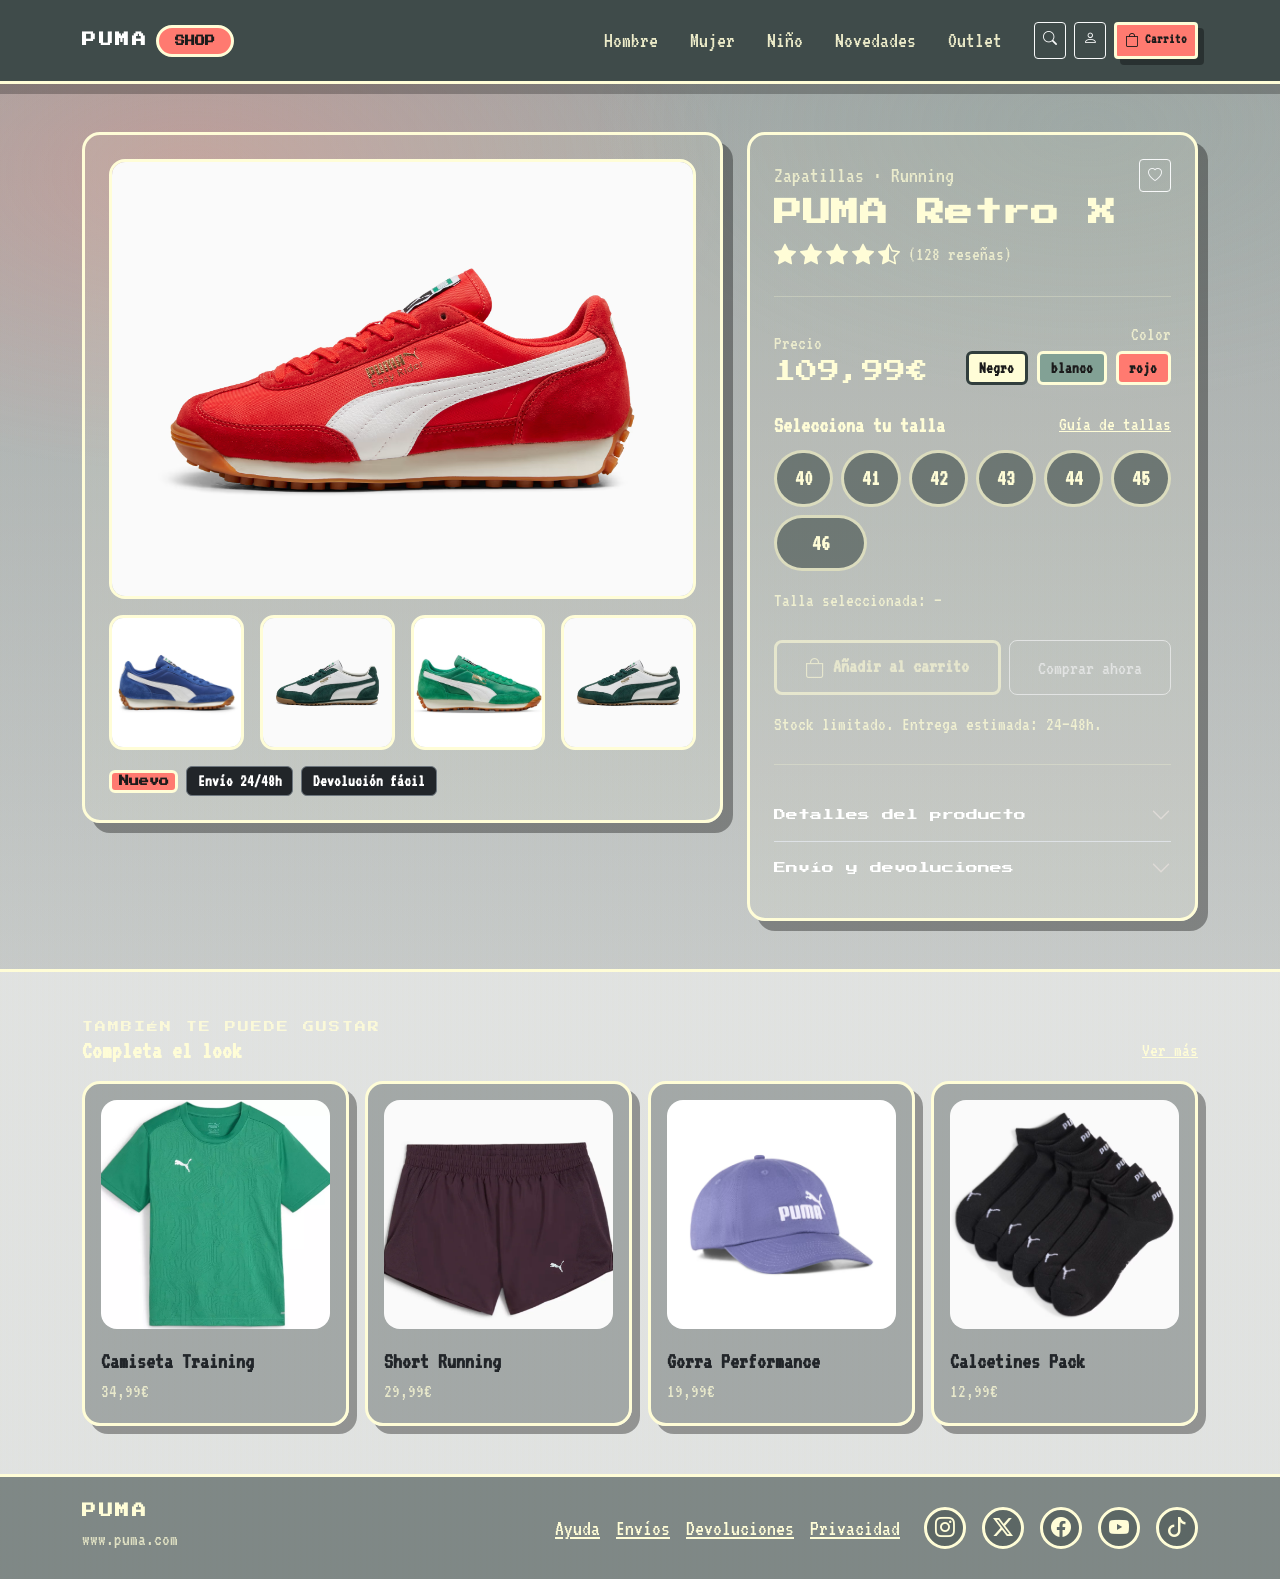
<file: compra.html>
<!doctype html>
<html lang="es">
<head>
  <meta charset="UTF-8" />
  <meta name="viewport" content="width=device-width, initial-scale=1" />
  <title>Compra Puma</title>

  <link rel="shortcut icon" href="img/favicon.ico" type="image/x-icon">
  <link rel="icon" href="img/favicon.ico" type="image/x-icon">

  
  <link href="https://cdn.jsdelivr.net/npm/bootstrap@5.3.3/dist/css/bootstrap.min.css" rel="stylesheet" />
  <link rel="stylesheet" href="https://cdn.jsdelivr.net/npm/bootstrap-icons@1.11.3/font/bootstrap-icons.css">


  <link rel="preconnect" href="https://fonts.googleapis.com">
  <link rel="preconnect" href="https://fonts.gstatic.com" crossorigin>
  <link href="https://fonts.googleapis.com/css2?family=Press+Start+2P&family=VT323&display=swap" rel="stylesheet">

  <link rel="stylesheet" href="css/style.css" />
</head>

<body>

  
  <nav class="navbar navbar-expand-lg navbar-dark sticky-top retro-nav">
    <div class="container py-2">
      <a class="navbar-brand d-flex align-items-center gap-2" href="#">
        <span class="brand">PUMA</span>
        <span class="badge badge-hot rounded-pill px-3 py-2">SHOP</span>
      </a>

      <button class="navbar-toggler" type="button" data-bs-toggle="collapse" data-bs-target="#nav"
              aria-controls="nav" aria-expanded="false" aria-label="Abrir menú">
        <span class="navbar-toggler-icon"></span>
      </button>

      <div id="nav" class="collapse navbar-collapse">
        <ul class="navbar-nav ms-auto align-items-lg-center gap-lg-3">
          <li class="nav-item"><a class="nav-link" href="#">Hombre</a></li>
          <li class="nav-item"><a class="nav-link" href="#">Mujer</a></li>
          <li class="nav-item"><a class="nav-link" href="#">Niño</a></li>
          <li class="nav-item"><a class="nav-link" href="#">Novedades</a></li>
          <li class="nav-item"><a class="nav-link" href="#">Outlet</a></li>

          <li class="nav-item d-lg-none"><hr class="border-secondary my-2"></li>

          <li class="nav-item d-flex gap-2 ms-lg-2">
            <a class="btn btn-outline-light btn-sm" href="#"><i class="bi bi-search"></i></a>
            <a class="btn btn-outline-light btn-sm" href="#"><i class="bi bi-person"></i></a>
            <a class="btn btn-puma btn-sm" href="#"><i class="bi bi-bag"></i> Carrito</a>
          </li>
        </ul>
      </div>
    </div>
  </nav>

  
  <header class="producto py-4 py-lg-5">
    <div class="container">
      <div class="row g-4 align-items-start">

       
        <div class="col-12 col-lg-7">
          <div class="glass p-3 p-lg-4">
            <div class="row g-3">

              <div class="col-12">
                <img
                  id="mainImage"
                  class="main-img img-fluid"
                  src="media/Zapatillas-Easy-Rider-Vintage.webp"
                  alt="Zapatillas"
                />
              </div>

              <div class="col-6 col-md-3">
                <button class="thumb w-100" type="button"
                        data-full="https://images.unsplash.com/photo-1542291026-7eec264c27ff?auto=format&fit=crop&w=1600&q=70">
                  <img class="w-100 img-fluid"
                       src="media/azul.webp"
                       alt="Vista 1">
                </button>
              </div>

              <div class="col-6 col-md-3">
                <button class="thumb w-100" type="button"
                        data-full="https://images.unsplash.com/photo-1528701800489-20be3cce3c3a?auto=format&fit=crop&w=1600&q=70">
                  <img class="w-100 img-fluid"
                       src="media/blanco.avif"
                       alt="Vista 2">
                </button>
              </div>

              <div class="col-6 col-md-3">
                <button class="thumb w-100" type="button"
                        data-full="https://images.unsplash.com/photo-1562183241-b937e95585b6?auto=format&fit=crop&w=1600&q=70">
                  <img class="w-100 img-fluid"
                       src="media/verde.webp"
                       alt="Vista 3">
                </button>
              </div>

              <div class="col-6 col-md-3">
                <button class="thumb w-100" type="button"
                        data-full="https://images.unsplash.com/photo-1595341888016-a392ef81b7de?auto=format&fit=crop&w=1600&q=70">
                  <img class="w-100 img-fluid"
                       src="media/blanco.avif"
                       alt="Vista 4">
                </button>
              </div>

              <div class="col-12">
                <div class="d-flex flex-wrap gap-2 align-items-center">
                  <span class="badge badge-hot">Nuevo</span>
                  <span class="badge bg-dark border border-secondary">Envío 24/48h</span>
                  <span class="badge bg-dark border border-secondary">Devolución fácil</span>
                </div>
              </div>

            </div>
          </div>
        </div>

        
        <div class="col-12 col-lg-5">
          <div class="glass p-3 p-lg-4 position-lg-sticky">
            <div class="d-flex justify-content-between align-items-start gap-3">
              <div>
                <p class="muted mb-1">Zapatillas · Running</p>
                <h1 class="h3 fw-bold mb-2 title-retro">PUMA Retro X</h1>

                <div class="d-flex align-items-center gap-2 flex-wrap">
                  <div class="d-flex gap-1">
                    <i class="bi bi-star-fill"></i>
                    <i class="bi bi-star-fill"></i>
                    <i class="bi bi-star-fill"></i>
                    <i class="bi bi-star-fill"></i>
                    <i class="bi bi-star-half"></i>
                  </div>
                  <span class="muted small">(128 reseñas)</span>
                </div>
              </div>

              <button class="btn btn-outline-light btn-sm" type="button">
                <i class="bi bi-heart"></i>
              </button>
            </div>

            <hr class="my-4">

            <div class="d-flex flex-column flex-sm-row align-items-sm-end justify-content-sm-between gap-3">
              <div>
                <div class="muted small">Precio</div>
                <div class="h2 price mb-0">109,99€</div>
              </div>
              <div class="text-sm-end">
                <div class="muted small">Color</div>
                <span class="badge badge-cream">Negro</span>
                <span class="badge badge-sage">blanco</span>
                <span class="badge badge-coral">rojo</span>
              </div>
            </div>

            <div class="mt-4">
              <div class="d-flex justify-content-between align-items-center mb-2">
                <span class="fw-bold">Selecciona tu talla</span>
                <a href="#" class="link-muted small">Guía de tallas</a>
              </div>


              <div class="row g-2" id="sizeGrid">
                <div class="col-4 col-sm-3 col-lg-2 size-pill"><button class="size-btn" type="button" data-size="40">40</button></div>
                <div class="col-4 col-sm-3 col-lg-2 size-pill"><button class="size-btn" type="button" data-size="41">41</button></div>
                <div class="col-4 col-sm-3 col-lg-2 size-pill"><button class="size-btn" type="button" data-size="42">42</button></div>
                <div class="col-4 col-sm-3 col-lg-2 size-pill"><button class="size-btn" type="button" data-size="43">43</button></div>
                <div class="col-4 col-sm-3 col-lg-2 size-pill"><button class="size-btn" type="button" data-size="44">44</button></div>
                <div class="col-4 col-sm-3 col-lg-2 size-pill"><button class="size-btn" type="button" data-size="45">45</button></div>
                <div class="col-6 col-sm-4 col-lg-3 size-pill"><button class="size-btn" type="button" data-size="46">46</button></div>
              </div>

              <div class="mt-3 small muted">
                Talla seleccionada: <span id="selectedSize">—</span>
              </div>

              <div class="d-grid d-sm-flex gap-2 mt-4">
                <button id="addToCart" class="btn btn-puma btn-lg flex-sm-fill" type="button" disabled>
                  <i class="bi bi-bag"></i> Añadir al carrito
                </button>
                <button id="buyNow" class="btn btn-outline-light btn-lg flex-sm-fill" type="button" disabled>
                  Comprar ahora
                </button>
              </div>

              <p class="muted small mt-3 mb-0">Stock limitado. Entrega estimada: 24–48h.</p>
            </div>

            <hr class="my-4">

            <div class="accordion accordion-flush" id="acc">
              <div class="accordion-item bg-transparent">
                <h2 class="accordion-header">
                  <button class="accordion-button collapsed bg-transparent text-white px-0" type="button"
                          data-bs-toggle="collapse" data-bs-target="#c1">
                    Detalles del producto
                  </button>
                </h2>
                <div id="c1" class="accordion-collapse collapse" data-bs-parent="#acc">
                  <div class="accordion-body px-0 muted">
                    Upper transpirable, suela con agarre urbano y soporte estable para entrenos y día a día.
                  </div>
                </div>
              </div>

              <div class="accordion-item bg-transparent">
                <h2 class="accordion-header">
                  <button class="accordion-button collapsed bg-transparent text-white px-0" type="button"
                          data-bs-toggle="collapse" data-bs-target="#c2">
                    Envío y devoluciones
                  </button>
                </h2>
                <div id="c2" class="accordion-collapse collapse" data-bs-parent="#acc">
                  <div class="accordion-body px-0 muted">
                    Envío estándar 24/48h y devoluciones fáciles dentro del plazo indicado en la política.
                  </div>
                </div>
              </div>
            </div>

          </div>
        </div>

      </div>
    </div>
  </header>

  <section class="py-5">
    <div class="container">
      <div class="d-flex justify-content-between align-items-end mb-3">
        <div>
          <div class="section-title">También te puede gustar</div>
          <h2 class="h4 fw-bold mb-0">Completa el look</h2>
        </div>
        <a class="link-muted small" href="#">Ver más</a>
      </div>

      <div class="row g-3">
        <div class="col-12 col-md-6 col-lg-3">
          <div class="card card-dark p-3 h-100">
            <div class="ratio ratio-1x1 mb-3">
              <img class="w-100 h-100 object-fit-cover rounded-4"
                   src="media/puma-teamfinal-training-jersey-jr-725776-658558-06-960.webp">
            </div>
            <div class="fw-bold">Camiseta Training</div>
            <div class="muted small">34,99€</div>
          </div>
        </div>

        <div class="col-12 col-md-6 col-lg-3">
          <div class="card card-dark p-3 h-100">
            <div class="ratio ratio-1x1 mb-3">
              <img class="w-100 h-100 object-fit-cover rounded-4"
                   src="media/Short_mujer_running_Puma_FAVORITE_VELOCITY_3_523178_89_granate_1024x1024.png.webp"
                   alt="Producto 2">
            </div>
            <div class="fw-bold">Short Running</div>
            <div class="muted small">29,99€</div>
          </div>
        </div>

        <div class="col-12 col-md-6 col-lg-3">
          <div class="card card-dark p-3 h-100">
            <div class="ratio ratio-1x1 mb-3">
              <img class="w-100 h-100 object-fit-cover rounded-4"
                   src="media/picture.jpg.avif"
                   alt="Producto 3">
            </div>
            <div class="fw-bold">Gorra Performance</div>
            <div class="muted small">19,99€</div>
          </div>
        </div>

        <div class="col-12 col-md-6 col-lg-3">
          <div class="card card-dark p-3 h-100">
            <div class="ratio ratio-1x1 mb-3">
              <img class="w-100 h-100 object-fit-cover rounded-4"
                   src="media/Calcetines-invisibles-acolchados-unisex-(pack-de-3).avif"
                   alt="Producto 4">
            </div>
            <div class="fw-bold">Calcetines Pack</div>
            <div class="muted small">12,99€</div>
          </div>
        </div>
      </div>

    </div>
  </section>

  <footer class="footer py-4">
    <div class="container">
      <div class="row g-4 align-items-center">
  
     
        <div class="col-12 col-md">
          <div class="brand mb-1">PUMA</div>
          <div class="muted small">
            www.puma.com
          </div>
        </div>
  
        
        <div class="col-12 col-md-auto">
          <div class="d-flex flex-wrap gap-3 justify-content-md-end">
            <a class="link-muted" href="#">Ayuda</a>
            <a class="link-muted" href="#">Envíos</a>
            <a class="link-muted" href="#">Devoluciones</a>
            <a class="link-muted" href="#">Privacidad</a>
          </div>
        </div>
  
      
        <div class="col-12 col-md-auto">
          <div class="d-flex gap-3 justify-content-md-end">
  
            <a href="https://www.instagram.com/puma/"
               target="_blank"
               rel="noopener noreferrer"
               class="social-icon"
               aria-label="Instagram Puma">
              <i class="bi bi-instagram"></i>
            </a>
  
            <a href="https://twitter.com/PUMA"
               target="_blank"
               rel="noopener noreferrer"
               class="social-icon"
               aria-label="X Puma">
              <i class="bi bi-twitter-x"></i>
            </a>
  
            <a href="https://www.facebook.com/PUMA"
               target="_blank"
               rel="noopener noreferrer"
               class="social-icon"
               aria-label="Facebook Puma">
              <i class="bi bi-facebook"></i>
            </a>
  
            <a href="https://www.youtube.com/@PUMA"
               target="_blank"
               rel="noopener noreferrer"
               class="social-icon"
               aria-label="YouTube Puma">
              <i class="bi bi-youtube"></i>
            </a>
  
            <a href="https://www.tiktok.com/@puma"
               target="_blank"
               rel="noopener noreferrer"
               class="social-icon"
               aria-label="TikTok Puma">
              <i class="bi bi-tiktok"></i>
            </a>
  
          </div>
        </div>
  
      </div>
    </div>
  </footer>
  

  <script src="https://cdn.jsdelivr.net/npm/bootstrap@5.3.3/dist/js/bootstrap.bundle.min.js"></script>

  
  <script src="https://code.jquery.com/jquery-3.7.1.min.js"></script>

  <script src="js/script.js"></script>
</body>
</html>
</file>
<file: css/style.css>
:root{
    --c-dark: #313E3D;
    --c-sage: #82A195;
    --c-coral:#FF7A70;
    --c-cream:#FFFDD7;
  
    --pixel: 3px;
  }
  
  html { scroll-behavior: smooth; }
  
  body{
    background:
      linear-gradient(0deg, rgba(49,62,61,.15), rgba(49,62,61,.15)),
      repeating-linear-gradient(
        90deg,
        rgba(255,253,215,.08) 0px,
        rgba(255,253,215,.08) 2px,
        rgba(255,253,215,.03) 2px,
        rgba(255,253,215,.03) 6px
      );
    color: var(--c-cream);
    font-family: "VT323", monospace;
    font-size: 22px;
    overflow-x: hidden;
  }
  
  a{ color: var(--c-cream); }
  a:hover{ color: var(--c-coral); }
  
  .brand{
    font-family: "Press Start 2P", system-ui;
    letter-spacing: .18em;
    font-weight: 800;
    font-size: 14px;
  }
  

  .retro-nav{
    background: rgba(49,62,61,.92);
    border-bottom: var(--pixel) solid var(--c-cream);
    box-shadow: 0 10px 0 rgba(0,0,0,.25);
  }
  .navbar .nav-link{
    color: var(--c-cream);
    opacity: .9;
  }
  .navbar .nav-link:hover{
    color: var(--c-coral);
    opacity: 1;
  }
  
  .badge-hot{
    background: var(--c-coral);
    color: #1b1b1b;
    border: var(--pixel) solid var(--c-cream);
    font-family: "Press Start 2P", system-ui;
    font-size: 10px;
  }
  

  .producto{
    background:
      radial-gradient(900px 500px at 15% 10%, rgba(255,122,112,.28), transparent 60%),
      radial-gradient(900px 500px at 85% 5%, rgba(130,161,149,.18), transparent 55%),
      linear-gradient(180deg, rgba(49,62,61,.35), rgba(49,62,61,.15));
    border-bottom: var(--pixel) solid var(--c-cream);
  }
  
  
  .glass{
    background: rgba(255,253,215,.08);
    border: var(--pixel) solid var(--c-cream);
    border-radius: 18px;
    box-shadow: 10px 10px 0 rgba(0,0,0,.35);
  }
  
 
  @media (min-width: 992px){
    .position-lg-sticky{
      position: sticky;
      top: 92px;
    }
  }
  

  .main-img{
    width: 100%;
    height: auto;
    border-radius: 16px;
    border: var(--pixel) solid var(--c-cream);
    background: rgba(0,0,0,.15);
    aspect-ratio: 4 / 3;
    object-fit: cover;
  }
  @media (max-width: 575.98px){
    .main-img{ aspect-ratio: 1 / 1; }
  }
  
  .thumb{
    background: rgba(0,0,0,.12);
    border: var(--pixel) solid var(--c-cream);
    border-radius: 14px;
    padding: 0;
    overflow: hidden;
    transition: transform .12s ease;
  }
  .thumb:hover{ transform: translateY(-2px); border-color: var(--c-coral); }
  .thumb.is-active{ border-color: var(--c-coral); }
  
  
  .muted{ color: rgba(255,253,215,.75); }
  .title-retro{
    font-family: "Press Start 2P", system-ui;
    letter-spacing: .02em;
    line-height: 1.25;
  }
  

  .price{
    font-family: "Press Start 2P", system-ui;
    font-size: 22px;
  }
  
  
  .btn-puma{
    background: var(--c-coral);
    color: #1b1b1b;
    border: var(--pixel) solid var(--c-cream);
    font-weight: 900;
    box-shadow: 6px 6px 0 rgba(0,0,0,.35);
  }
  .btn-puma:hover{ background: #ff8f88; color:#1b1b1b; }
  .btn:disabled{ opacity: .6; box-shadow: none; }
  
 
  .size-pill .size-btn{
    width: 100%;
    border-radius: 999px;
    border: var(--pixel) solid rgba(255,253,215,.75);
    background: rgba(49,62,61,.55);
    color: var(--c-cream);
    padding: .55rem .6rem;
    font-weight: 700;
    
  }
  .size-pill .size-btn:hover{
    transform: translateY(-1px);
    border-color: var(--c-coral);
  }
  .size-pill .size-btn.is-selected{
    border-color: var(--c-coral);
    background: rgba(255,122,112,.18);
  }
  
  .badge-cream{ background: var(--c-cream); color:#1b1b1b; border: var(--pixel) solid var(--c-dark); }
  .badge-sage{  background: var(--c-sage);  color:#1b1b1b; border: var(--pixel) solid var(--c-cream); }
  .badge-coral{ background: var(--c-coral); color:#1b1b1b; border: var(--pixel) solid var(--c-cream); }
  
  .section-title{
    font-family: "Press Start 2P", system-ui;
    font-size: 11px;
    letter-spacing: .18em;
    text-transform: uppercase;
    color: rgba(255,253,215,.85);
  }
  
  .card-dark{
    background: rgba(49,62,61,.35);
    border: var(--pixel) solid var(--c-cream);
    border-radius: 18px;
    box-shadow: 8px 8px 0 rgba(0,0,0,.35);
  }
  
  
  .accordion-button{
    font-family: "Press Start 2P", system-ui;
    font-size: 12px;
  }
  .accordion-button:focus{
    box-shadow: none;
  }
  .accordion-button::after{
    filter: invert(1);
  }
  

  .footer{
    background: rgba(49,62,61,.55);
    border-top: var(--pixel) solid var(--c-cream);
  }
  
  .bi{ vertical-align: -0.15em; }

  .social-icon{
    display: inline-flex;
    align-items: center;
    justify-content: center;
    width: 42px;
    height: 42px;
    border-radius: 50%;
    border: var(--pixel) solid var(--c-cream);
    background: rgba(49,62,61,.45);
    color: var(--c-cream);
    font-size: 20px;
   
  }
  
  .social-icon:hover{
    background: var(--c-coral);
    color: #1b1b1b;
    transform: translateY(-2px);
  }
</file>
